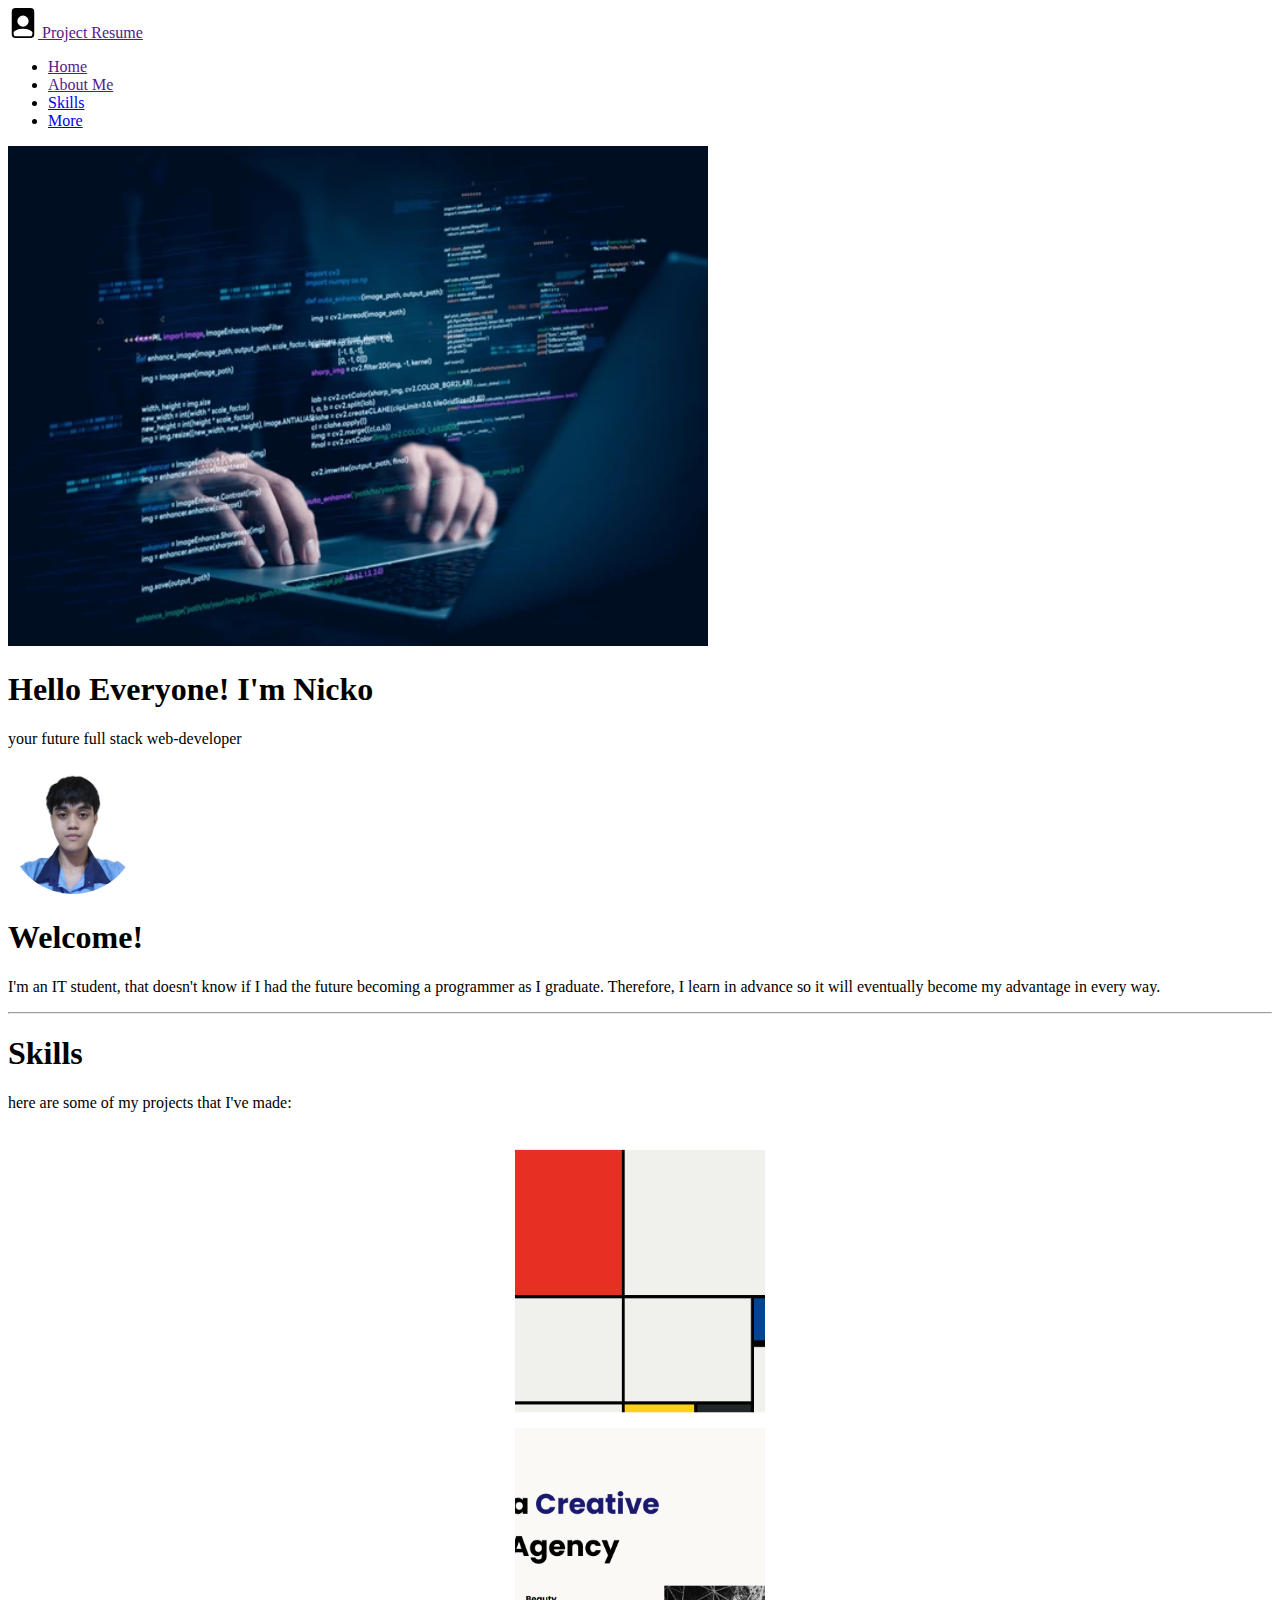
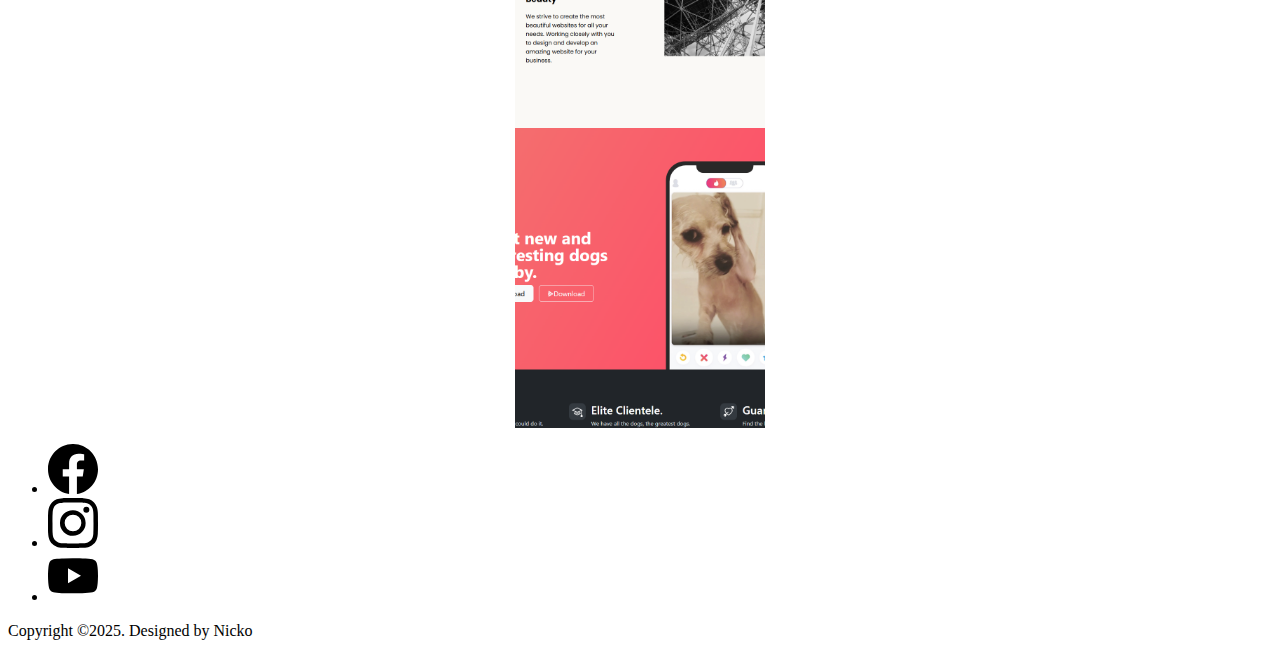
<file: index.html>
<!DOCTYPE html>
<html lang="en" data-bs-theme="dark">
  <head>
    <meta charset="UTF-8" />
    <meta name="viewport" content="width=device-width, initial-scale=1.0" />
    <link rel="stylesheet" href="style.css" />
    <link
      href="https://cdn.jsdelivr.net/npm/bootstrap@5.3.8/dist/css/bootstrap.min.css"
      rel="stylesheet"
      integrity="sha384-sRIl4kxILFvY47J16cr9ZwB07vP4J8+LH7qKQnuqkuIAvNWLzeN8tE5YBujZqJLB"
      crossorigin="anonymous"
    />
    <script
      src="https://cdn.jsdelivr.net/npm/bootstrap@5.3.8/dist/js/bootstrap.bundle.min.js"
      integrity="sha384-FKyoEForCGlyvwx9Hj09JcYn3nv7wiPVlz7YYwJrWVcXK/BmnVDxM+D2scQbITxI"
      crossorigin="anonymous"
    ></script>

    <link rel="preconnect" href="https://fonts.googleapis.com">
    <link rel="preconnect" href="https://fonts.gstatic.com" crossorigin>
    <link href="https://fonts.googleapis.com/css2?family=Caveat:wght@400..700&family=Forum&family=Libre+Baskerville:ital,wght@0,400;0,700;1,400&family=Nata+Sans:wght@100..900&display=swap" rel="stylesheet">

    <title>Capstone Project</title>
  </head>

  <body>

    <section id="header">
      <div class="container"> 
        <header class="d-flex flex-wrap justify-content-center py-3 mb-4 border-bottom"> 
          <a href="" class="d-flex align-items-center mb-3 mb-md-0 me-md-auto link-body-emphasis text-decoration-none"> 
            <img src="./assets/svg/file-person-fill.svg" alt="file person" height="30" > 
            <span class="fs-4 px-3">Project Resume</span> 
          </a> 
          <ul class="nav nav-pills"> 
            <li class="nav-item">
              <a href="" class="nav-link active" aria-current="page">Home</a>
            </li> 
            <li class="nav-item">
              <a href="" class="nav-link">About Me</a>
            </li>          
            <li class="nav-item">
              <a href="#" class="nav-link">Skills</a>
            </li> 
            <li class="nav-item">
              <a href="#" class="nav-link">More</a>
            </li> 
          </ul> 
        </header> 
      </div>
    </section>

    <section id="introduction">
      <div class="container col-xxl-8 px-4 py-5"> 
        <div class="row flex-lg-row-reverse align-items-center g-5 py-5"> 
          <div class="col-10 col-sm-8 col-lg-6"> 
            <img src="./assets/images/prog.jpg" class="d-block mx-lg-auto img-fluid" alt="Bootstrap Themes" width="700" height="500" loading="lazy"> 
          </div> 
          <div class="col-lg-6"> 
            <h1 class="display-5 fw-bold text-body-emphasis lh-1 mb-3">
              Hello Everyone! I'm Nicko
            </h1> 
            <p class="lead">
              your future full stack web-developer 
            </p>  
          </div> 
      </div>

      <div class="px-4 py-5 my-5 text-center">
        <img
          class="d-block mx-auto mb-4 me"
          src="./assets/images/nicko.jpg"
          alt="me"

          height="130"
        />
        <h1 class="display-5 fw-bold text-body-emphasis">Welcome!</h1>
        <div class="col-lg-6 mx-auto">
          <p class="lead mb-4">
            I'm an IT student, that doesn't know if I had the future becoming a programmer as I graduate. 
            Therefore, I learn in advance so it will eventually become my advantage in every way.
          </p>
        </div>
      </div>
    </section>

    <hr>

    <section id="projects">
      <div class="px-4 pt-5 my-5 text-center border-bottom"> 
        <h1 class="display-4 fw-bold text-body-emphasis">
          Skills
        </h1>
        <div class="col-lg-6 mx-auto">
          <p class="lead mb-4">
            here are some of my projects that I've made:
          </p>
        <div class="overflow-hidden" style="max-height: 100vh">
          <div class="container px-12">
            <div class="row">
              <div class="box-items box-1 col-md-4 px-3">
                <a href="./public/mondarian.html"> 
                  <img 
                    src="./assets/images/mondarian.png"
                    class="img-fluid border rounded-3 shadow-xl mb-5 picture-1  "
                    alt="Example image"
                    width="250"
                    height="300"
                    loading="lazy"
                  />
                </a>
              </div>

              <div class="box-items box-2 col-md-4 px-3">
                <a href="./public/designagency.html"> 
                  <img 
                    src="./assets/images/designagency.png"
                    class="img-fluid border rounded-3 shadow-xl mb-5 picture-2 "
                    alt="Example image"
                    width="250"
                    height="300"
                    loading="lazy"
                  />             
                </a>
              </div>

              <div class="box-items box-3 col-md-4 px-3">          
                <a href="./public/tindog.html"> 
                  <img 
                    src="./assets/images/tindog.png"
                    class="img-fluid border rounded-3 shadow-xl mb-5 picture-3 "
                    alt="Example image"
                    width="250"
                    height="300"
                    loading="lazy"
                  />
                </a>
              </div>
            </div>
          </div>
        </div>
      </div>
    </section>

    <section id="contactme">
      <div class="container"> 
        <footer class="py-3 my-4"> 
          <ul class="nav justify-content-center border-bottom pb-3 mb-3"> 
            <li class="nav-item">
              <a href="https://www.facebook.com/nicko.paano.761796/" class="nav-link px-5 text-body-secondary"><img src="./assets/svg/facebook.svg" alt="facebook" height="50px"></a>
            </li> 
            <li class="nav-item">
              <a href="https://www.instagram.com/nekomaruuuuu/" class="nav-link px-5 text-body-secondary"><img src="./assets/svg/instagram.svg" alt="instagram" height="50px"></a>
            </li> 
            
            <li class="nav-item">
              <a href="https://www.youtube.com/@necroplays8462" class="nav-link px-5 text-body-secondary"><img src="./assets/svg/youtube.svg" alt="youtube" height="50px"></a>
            </li>       
          </ul> 
          <p class="text-center text-body-secondary">Copyright ©2025. Designed by Nicko</p> 
        </footer> 
      </div>
    </section>

  </body>
</html>
</file>
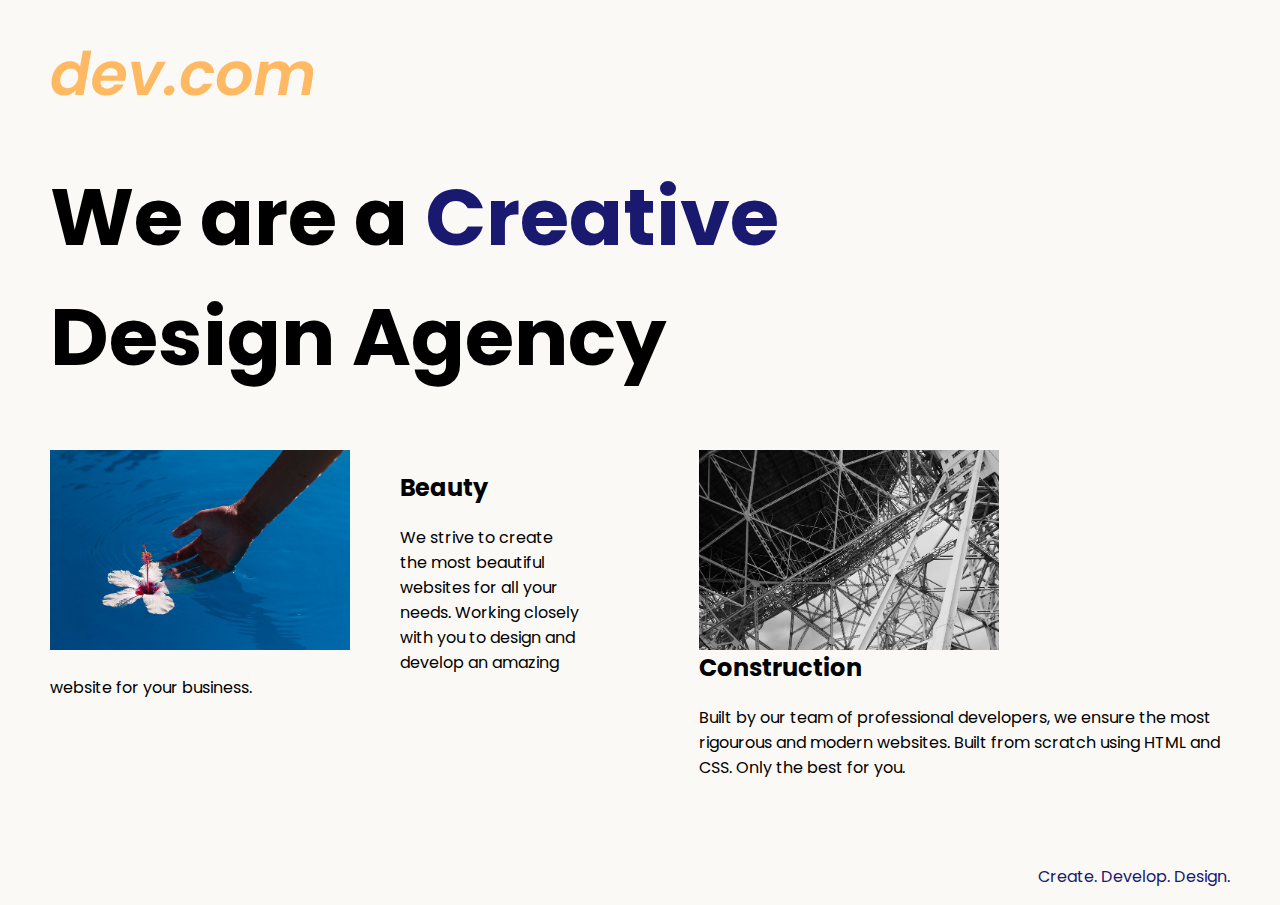
<file: public/designagency.html>
<!DOCTYPE html>
<html lang="en">

<head>
  <meta charset="UTF-8">
  <meta name="viewport" content="width=device-width, initial-scale=1.0">
  <title>Agency</title>
  <link rel="stylesheet" href="./designagency.css">
  <link rel="preconnect" href="https://fonts.googleapis.com">
  <link rel="preconnect" href="https://fonts.gstatic.com" crossorigin>
  <link href="https://fonts.googleapis.com/css2?family=Poppins:wght@400;700&display=swap" rel="stylesheet">
</head>

<body>
  <div class="main">
    <img class="logo" src="./assets/images/logo.png" alt="logo">
    <h1>We are a <span>Creative</span><br> Design Agency</h1>
    <div class="left card"><img class="tile-image" src="./assets/images/beautiful.jpg" alt="hand and flower in water">
      <h2 class="card-title">Beauty</h2>
      <p class="card-text">We strive to create the most beautiful websites for all your needs. Working closely with you 
        to
        design and
        develop an amazing website for your business.</p>
    </div>

    <div class="right card"><img class="tile-image" src="./assets/images/construction.jpg" alt="metal structure">
      <h2 class="card-title">Construction</h2>
      <p>Built by our team of professional developers, we ensure the most rigourous and modern websites. Built from
        scratch using HTML and CSS. Only the best for you.</p>
    </div>

  </div>

  <footer>
    <p>Create. Develop. Design.</p>
  </footer>
</body>

</html>
</file>
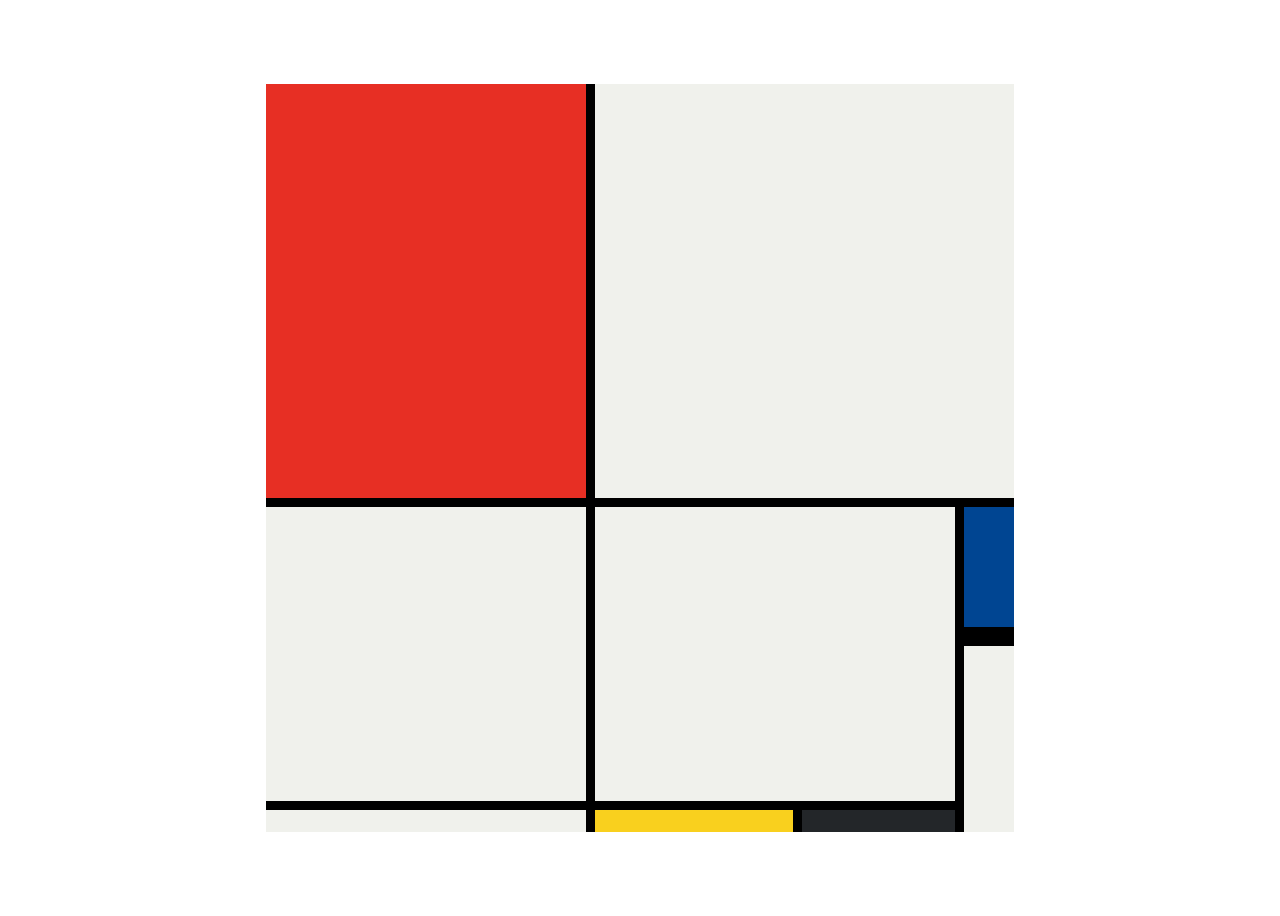
<file: public/mondarian.html>
<!DOCTYPE html>
<html lang="en">

<head>
  <meta charset="UTF-8">
  <meta name="viewport" content="width=device-width, initial-scale=1.0">
  <title>Mondrian Project</title>
  <style>
    /* 
    Write your CSS here 
    Gap Colour: #000
    White: #F0F1EC
    Red: #E72F24
    Black: #232629
    Blue: #004592
    Yellow: #F9D01E

    For dimensions, see dimensions.png image.
    HINT: Remember you can't change the properties of grid lines.
    But grid lines are transparent!
    */

    body{
      display: flex;      
      justify-content: center;
      align-items: center;
      min-height: 100vh;
    }

    .container{
      display: grid;
      gap: 9px ;
      background-color: black;
      grid-template: 414px 130px 155px 22px / 320px 198px 153px 50px;

      width: 748px;
      height: 748px;
      margin-top: ;
    }

    .item{
      background-color: #F0F1EC;
    }


    .red{
      background-color: #E72F24;
    }

    .blue{
      grid-column-start: 4;
      border-bottom: 10px solid black;
      background-color: #004592;
    }

    .yellow{
      background-color: #F9D01E;
    }

    .black{
      order: 1;
      background-color:#232629 ;
    }

    .white1{
      grid-column: span 3;
    }

    .white2{
      grid-row: span 2;
    }

    .white3{
      grid-column:span 2;
      grid-row: span 2;
    }

    .white4{
      grid-row: span 2;
    }

    
  </style>
</head>

<body>
  <div class="container">
    <div class="item red"></div>
    <div class="item white1"></div>
    <div class="item white2"></div>
    <div class="item white3"></div>
    <div class="item blue"></div>
    <div class="item white4"></div>
    <div class="item white5"></div>
    <div class="item black"></div>
    <div class="item yellow"></div>

  </div>
  <!-- Write your HTML here -->
</body>

</html>
</file>
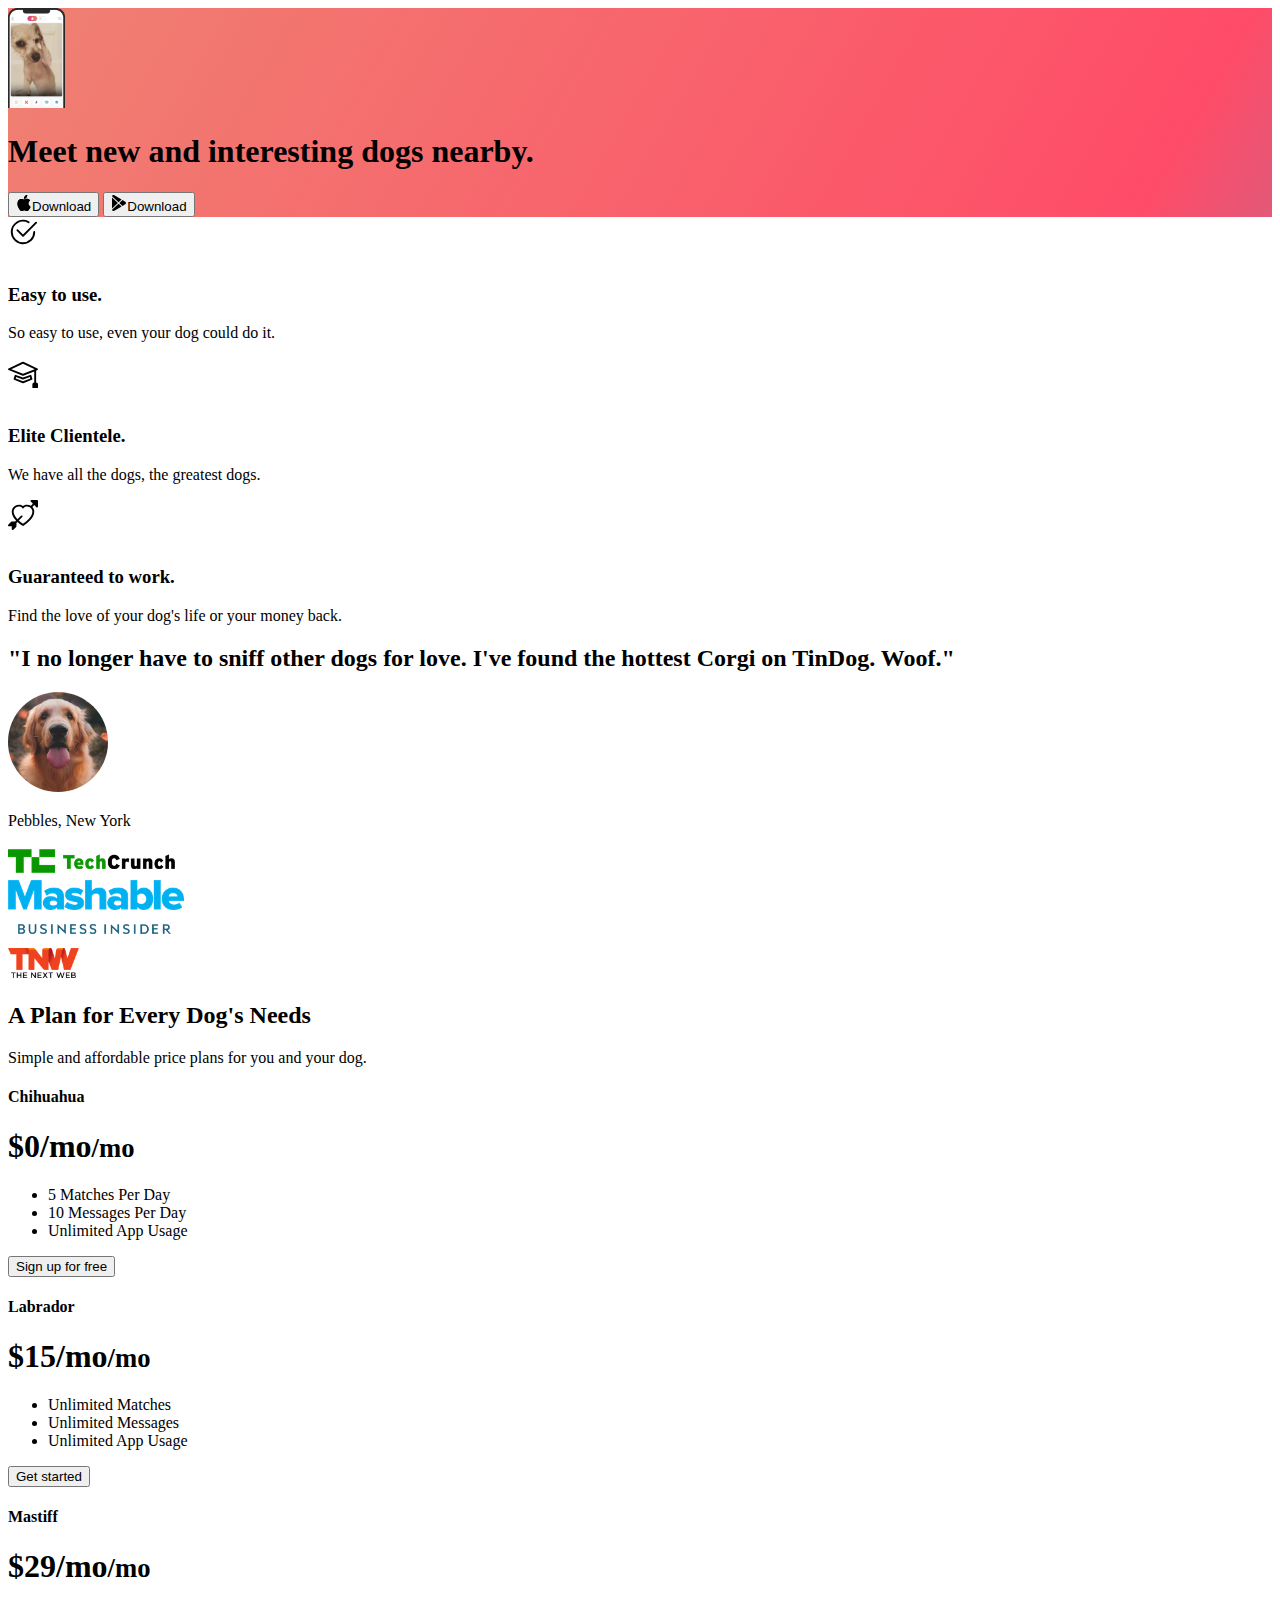
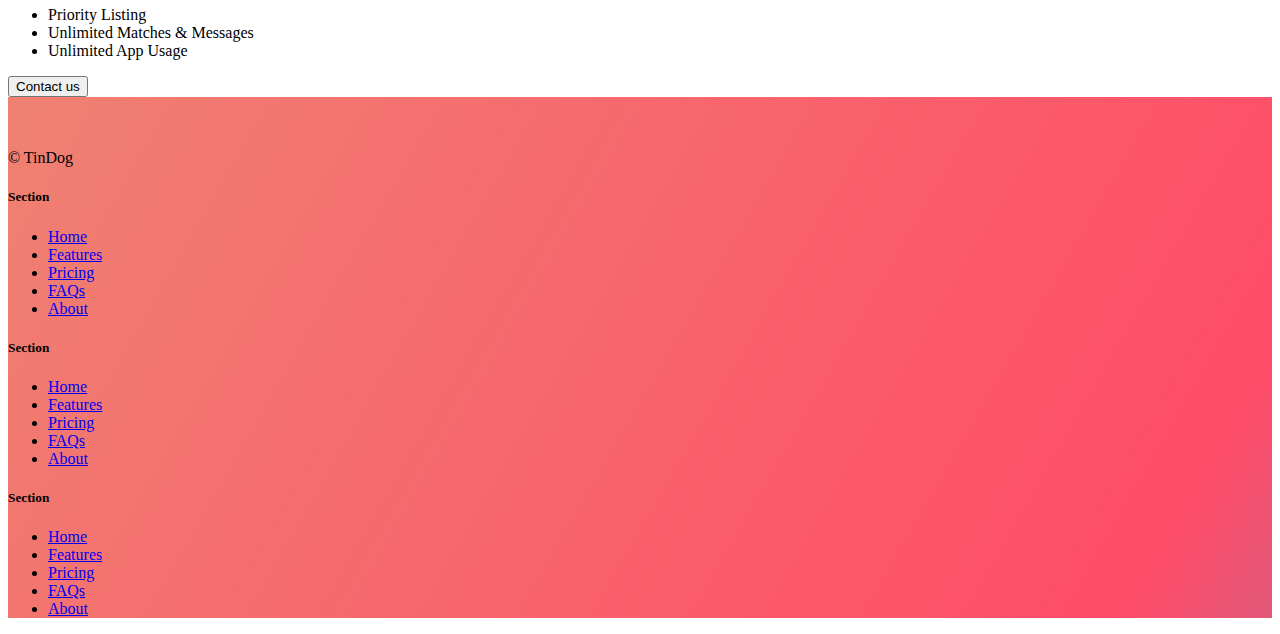
<file: public/tindog.html>
<!DOCTYPE html>
<html lang="en" data-bs-theme="dark">

<head>
  <meta charset="UTF-8">
  <meta name="viewport" content="width=device-width, initial-scale=1.0">
  <link href="https://cdn.jsdelivr.net/npm/bootstrap@5.3.8/dist/css/bootstrap.min.css" rel="stylesheet" integrity="sha384-sRIl4kxILFvY47J16cr9ZwB07vP4J8+LH7qKQnuqkuIAvNWLzeN8tE5YBujZqJLB" crossorigin="anonymous">
  <script src="https://cdn.jsdelivr.net/npm/bootstrap@5.3.8/dist/js/bootstrap.bundle.min.js" integrity="sha384-FKyoEForCGlyvwx9Hj09JcYn3nv7wiPVlz7YYwJrWVcXK/BmnVDxM+D2scQbITxI" crossorigin="anonymous"></script>
  <link rel="stylesheet" href="./tindog.css">
  <title>TinDog</title>

</head>

<body>
  <section id="title" class="gradient-background">
  <!-- Title -->
    <div class="container col-xxl-8 px-4 py-5 pb-0"> 
      <div class="row flex-lg-row-reverse align-items-center g-5 pt-5"> 
        <div class="col-10 col-sm-8 col-lg-6"> 
          <img src="./assets/images/iphone.png" class="d-block mx-lg-auto img-fluid hover" alt="Bootstrap Themes" height="100" loading="lazy"> 
        </div> 
        <div class="col-lg-6"> 
          <h1 class="display-5 fw-bold text-body-emphasis lh-1 mb-3">Meet new and interesting dogs nearby.</h1> 
          <div class="d-grid gap-2 d-md-flex justify-content-md-start"> 
            <button type="button " class="btn btn-primary btn-lg px-4 me-md-2 btn-light"><svg xmlns="http://www.w3.org/2000/svg" width="16" height="16" fill="currentColor" class="bi bi-apple mb-1" viewBox="0 0 16 16">
              <path d="M11.182.008C11.148-.03 9.923.023 8.857 1.18c-1.066 1.156-.902 2.482-.878 2.516.024.034 1.52.087 2.475-1.258.955-1.345.762-2.391.728-2.43Zm3.314 11.733c-.048-.096-2.325-1.234-2.113-3.422.212-2.189 1.675-2.789 1.698-2.854.023-.065-.597-.79-1.254-1.157a3.692 3.692 0 0 0-1.563-.434c-.108-.003-.483-.095-1.254.116-.508.139-1.653.589-1.968.607-.316.018-1.256-.522-2.267-.665-.647-.125-1.333.131-1.824.328-.49.196-1.422.754-2.074 2.237-.652 1.482-.311 3.83-.067 4.56.244.729.625 1.924 1.273 2.796.576.984 1.34 1.667 1.659 1.899.319.232 1.219.386 1.843.067.502-.308 1.408-.485 1.766-.472.357.013 1.061.154 1.782.539.571.197 1.111.115 1.652-.105.541-.221 1.324-1.059 2.238-2.758.347-.79.505-1.217.473-1.282Z" />
              <path d="M11.182.008C11.148-.03 9.923.023 8.857 1.18c-1.066 1.156-.902 2.482-.878 2.516.024.034 1.52.087 2.475-1.258.955-1.345.762-2.391.728-2.43Zm3.314 11.733c-.048-.096-2.325-1.234-2.113-3.422.212-2.189 1.675-2.789 1.698-2.854.023-.065-.597-.79-1.254-1.157a3.692 3.692 0 0 0-1.563-.434c-.108-.003-.483-.095-1.254.116-.508.139-1.653.589-1.968.607-.316.018-1.256-.522-2.267-.665-.647-.125-1.333.131-1.824.328-.49.196-1.422.754-2.074 2.237-.652 1.482-.311 3.83-.067 4.56.244.729.625 1.924 1.273 2.796.576.984 1.34 1.667 1.659 1.899.319.232 1.219.386 1.843.067.502-.308 1.408-.485 1.766-.472.357.013 1.061.154 1.782.539.571.197 1.111.115 1.652-.105.541-.221 1.324-1.059 2.238-2.758.347-.79.505-1.217.473-1.282Z" />
            </svg>Download</button> 
            <button type="button" class="btn btn-outline-secondary btn-lg px-4 btn-outline-light"><svg xmlns="http://www.w3.org/2000/svg" width="16" height="16" fill="currentColor" class="bi bi-google-play mb-1" viewBox="0 0 16 16">
              <path d="M14.222 9.374c1.037-.61 1.037-2.137 0-2.748L11.528 5.04 8.32 8l3.207 2.96 2.694-1.586Zm-3.595 2.116L7.583 8.68 1.03 14.73c.201 1.029 1.36 1.61 2.303 1.055l7.294-4.295ZM1 13.396V2.603L6.846 8 1 13.396ZM1.03 1.27l6.553 6.05 3.044-2.81L3.333.215C2.39-.341 1.231.24 1.03 1.27Z" />
            </svg>Download</button> 
          </div> 
        </div> 
      </div> 
    </div>
  </section>


  <!-- Features -->
  <section id="features">
    <div class="container px-4 py-5 " id="hanging-icons">  
      <div class="row g-4 py-5 row-cols-1 row-cols-lg-3"> 
        <div class="col d-flex align-items-start"> 
          <div class="icon-square text-body-emphasis bg-body-secondary d-inline-flex align-items-center justify-content-center fs-4 flex-shrink-0 me-3"> 
            <svg xmlns="http://www.w3.org/2000/svg" height="30" fill="currentColor" class="bi bi-check2-circle"viewBox="0 0 16 16">           
              <path d="M2.5 8a5.5 5.5 0 0 1 8.25-4.764.5.5 0 0 0 .5-.866A6.5 6.5 0 1 0 14.5 8a.5.5 0 0 0-1 0 5.5 5.5 0 1 1-11 0z" />  
              <path d="M15.354 3.354a.5.5 0 0 0-.708-.708L8 9.293 5.354 6.646a.5.5 0 1 0-.708.708l3 3a.5.5 0 0 0 .708 0l7-7z" />
            </svg> 
          </div> 
          <div> 
            <h3 class="fs-2 text-body-emphasis">Easy to use.</h3> 
            <p>So easy to use, even your dog could do it.</p>            
          </div> 
        </div> 
        <div class="col d-flex align-items-start"> 
          <div class="icon-square text-body-emphasis bg-body-secondary d-inline-flex align-items-center justify-content-center fs-4 flex-shrink-0 me-3"> 
            <svg xmlns="http://www.w3.org/2000/svg" height="30" fill="currentColor" class="bi bi-mortarboard" viewBox="0 0 16 16">
              <path d="M8.211 2.047a.5.5 0 0 0-.422 0l-7.5 3.5a.5.5 0 0 0 .025.917l7.5 3a.5.5 0 0 0 .372 0L14 7.14V13a1 1 0 0 0-1 1v2h3v-2a1 1 0 0 0-1-1V6.739l.686-.275a.5.5 0 0 0 .025-.917l-7.5-3.5ZM8 8.46 1.758 5.965 8 3.052l6.242 2.913L8 8.46Z"/>
              <path d="M4.176 9.032a.5.5 0 0 0-.656.327l-.5 1.7a.5.5 0 0 0 .294.605l4.5 1.8a.5.5 0 0 0 .372 0l4.5-1.8a.5.5 0 0 0 .294-.605l-.5-1.7a.5.5 0 0 0-.656-.327L8 10.466 4.176 9.032Zm-.068 1.873.22-.748 3.496 1.311a.5.5 0 0 0 .352 0l3.496-1.311.22.748L8 12.46l-3.892-1.556Z"/>
            </svg> 
          </div> 
          <div> 
            <h3 class="fs-2 text-body-emphasis">Elite Clientele.</h3> 
            <p>We have all the dogs, the greatest dogs.</p>             
          </div> 
        </div> 
        <div class="col d-flex align-items-start"> 
          <div class="icon-square text-body-emphasis bg-body-secondary d-inline-flex align-items-center justify-content-center fs-4 flex-shrink-0 me-3"> 
            <svg xmlns="http://www.w3.org/2000/svg" height="30" fill="currentColor" class="bi bi-arrow-through-heart" viewBox="0 0 16 16">   
              <path fill-rule="evenodd" d="M2.854 15.854A.5.5 0 0 1 2 15.5V14H.5a.5.5 0 0 1-.354-.854l1.5-1.5A.5.5 0 0 1 2 11.5h1.793l.53-.53c-.771-.802-1.328-1.58-1.704-2.32-.798-1.575-.775-2.996-.213-4.092C3.426 2.565 6.18 1.809 8 3.233c1.25-.98 2.944-.928 4.212-.152L13.292 2 12.147.854A.5.5 0 0 1 12.5 0h3a.5.5 0 0 1 .5.5v3a.5.5 0 0 1-.854.354L14 2.707l-1.006 1.006c.236.248.44.531.6.845.562 1.096.585 2.517-.213 4.092-.793 1.563-2.395 3.288-5.105 5.08L8 13.912l-.276-.182a21.86 21.86 0 0 1-2.685-2.062l-.539.54V14a.5.5 0 0 1-.146.354l-1.5 1.5Zm2.893-4.894A20.419 20.419 0 0 0 8 12.71c2.456-1.666 3.827-3.207 4.489-4.512.679-1.34.607-2.42.215-3.185-.817-1.595-3.087-2.054-4.346-.761L8 4.62l-.358-.368c-1.259-1.293-3.53-.834-4.346.761-.392.766-.464 1.845.215 3.185.323.636.815 1.33 1.519 2.065l1.866-1.867a.5.5 0 1 1 .708.708L5.747 10.96Z" />
            </svg> 
          </div> 
          <div> 
            <h3 class="fs-2 text-body-emphasis">Guaranteed to work.</h3> 
            <p>Find the love of your dog's life or your money back.</p>              
          </div> 
        </div> 
      </div> 
    </div>
  </section>
  
  <!-- Testimonial -->
  <section id="testimonial">
    <div class="p-5 text-center bg-body-tertiary"> 
      <div class="container py-5"> 
        <h2 class="text-body-emphasis">"I no longer have to sniff other dogs for love. I've found the hottest Corgi on TinDog. Woof."</h2> 
        <img class="profile-img mt-5 mb-2 circular" src="./assets/images/dog-img.jpg" alt="dog" height="100px ">
        <p>Pebbles, New York</p>
      </div>
      <div class="container">
          <div class="row">
            <div class="col-xl-3 col-sm-12 30"><img src="./assets/images/techcrunch.png" alt="" height="30"></div>
            <div class="col-xl-3 col-sm-12"><img src="./assets/images/mashable.png" alt="" height="30"></div>
            <div class="col-xl-3 col-sm-12"><img src="./assets/images/bizinsider.png" alt="" height="30"></div>
            <div class="col-xl-3 col-sm-12"><img src="./assets/images/tnw.png" alt="" height="30"></div>
          </div>
        </div>
    </div>
  </section>

  <!-- Pricing -->
  <section id="pricing">
    <div class="container py-3">
      <div class="pricing-header p-3 pb-md-4 mx-auto text-center"> 
        <h2 class="display-4 fw-normal text-body-emphasis">A Plan for Every Dog's Needs</h2> 
        <p class="fs-5 text-body-secondary">Simple and affordable price plans for you and your dog.</p> 
      </div>

      <div class="row row-cols-1 row-cols-md-3 mb-3 text-center"> 
        <div class="col"> 
          <div class="card mb-4 rounded-3 shadow-sm"> 
            <div class="card-header py-3"> 
              <h4 class="my-0 fw-normal">Chihuahua</h4> 
            </div> 
            <div class="card-body"> 
              <h1 class="card-title pricing-card-title">$0/mo<small class="text-body-secondary fw-light">/mo</small></h1> 
              <ul class="list-unstyled mt-3 mb-4"> 
                <li>5 Matches Per Day</li> 
                <li>10 Messages Per Day</li> 
                <li>Unlimited App Usage</li> 
              </ul> 
              <button type="button" class="w-100 btn btn-lg btn-outline-primary btn-outline-light">Sign up for free</button> 

            </div> 
          </div> 
        </div> 
        <div class="col"> 
          <div class="card mb-4 rounded-3 shadow-sm"> 
            <div class="card-header py-3"> 
              <h4 class="my-0 fw-normal">Labrador</h4> 
            </div> 
            <div class="card-body" > 
              <h1 class="card-title pricing-card-title">$15/mo<small class="text-body-secondary fw-light">/mo</small></h1> 
              <ul class="list-unstyled mt-3 mb-4"> 
                <li>Unlimited Matches</li> 
                <li>Unlimited Messages</li> 
                <li>Unlimited App Usage</li> 
              </ul> 
              <button type="button" class="w-100 btn btn-lg btn-primary btn-light" >Get started</button> 

            </div> 
          </div> 
        </div> 
        <div class="col"> 
          <div class="card mb-4 rounded-3 shadow-sm "> 
            <div class="card-header py-3" style="background-color:white; color:black;"> 
              <h4 class="my-0 fw-normal border-0 style=">Mastiff</h4> 
            </div> 
            <div class="card-body"> 
              <h1 class="card-title pricing-card-title">$29/mo<small class="text-body-secondary fw-light">/mo</small></h1> 
              <ul class="list-unstyled mt-3 mb-4"> 
                <li>Priority Listing</li> 
                <li>Unlimited Matches & Messages</li> 
                <li>Unlimited App Usage</li> 
              </ul> 
              <button type="button" class="w-100 btn btn-lg btn-primary btn-light">Contact us</button> 
            </div> 
          </div> 
        </div> 
      </div>

    </div>

  </section>
  <!-- Footer -->
  <section id="footer">
    <div class="gradient-background">
      <div class="container"> 
        <footer class="row row-cols-1 row-cols-sm-2 row-cols-md-5 py-5 my-5 mb-0 border-0"> 
          <div class="col mb-3"> 
            <a href="/" class="d-flex align-items-center mb-3 link-body-emphasis text-decoration-none" aria-label="Bootstrap"> 
              <svg class="bi me-2" width="40" height="32" aria-hidden="true"><use xlink:href="#bootstrap"></use></svg> 
            </a> 
            <p class="text-body-secondary">© TinDog</p> 
          </div> 
          <div class="col mb-3"></div> 
          <div class="col mb-3"> 
            <h5>Section</h5> 
            <ul class="nav flex-column"> 
              <li class="nav-item mb-2">
                <a href="#" class="nav-link p-0 text-body-secondary">Home</a>
              </li> 
              <li class="nav-item mb-2">
                <a href="#" class="nav-link p-0 text-body-secondary">Features</a>
              </li> 
              <li class="nav-item mb-2">
                <a href="#" class="nav-link p-0 text-body-secondary">Pricing</a>
              </li> 
              <li class="nav-item mb-2">
                <a href="#" class="nav-link p-0 text-body-secondary">FAQs</a>
              </li> 
              <li class="nav-item mb-2">
                <a href="#" class="nav-link p-0 text-body-secondary">About</a>
              </li> 
            </ul> 
          </div> 
          <div class="col mb-3"> 
            <h5>Section</h5> 
            <ul class="nav flex-column"> 
              <li class="nav-item mb-2">
                <a href="#" class="nav-link p-0 text-body-secondary">Home</a>
              </li> 
              <li class="nav-item mb-2">
                <a href="#" class="nav-link p-0 text-body-secondary">Features</a>
              </li> 
              <li class="nav-item mb-2">
                <a href="#" class="nav-link p-0 text-body-secondary">Pricing</a>
              </li> 
              <li class="nav-item mb-2">
                <a href="#" class="nav-link p-0 text-body-secondary">FAQs</a>
              </li> 
              <li class="nav-item mb-2">
                <a href="#" class="nav-link p-0 text-body-secondary">About</a>
              </li> 
            </ul> 
          </div> 
          <div class="col mb-3"> 
            <h5>Section</h5> 
            <ul class="nav flex-column"> 
              <li class="nav-item mb-2">
                <a href="#" class="nav-link p-0 text-body-secondary">Home</a>
              </li> 
              <li class="nav-item mb-2">
                <a href="#" class="nav-link p-0 text-body-secondary">Features</a>
              </li> 
              <li class="nav-item mb-2">
                <a href="#" class="nav-link p-0 text-body-secondary">Pricing</a>
              </li> 
              <li class="nav-item mb-2">
                <a href="#" class="nav-link p-0 text-body-secondary">FAQs</a>
              </li> 
              <li class="nav-item mb-2">
                <a href="#" class="nav-link p-0 text-body-secondary">About</a>
              </li> 
            </ul> 
          </div> 
        </footer> 
      </div>
    </div>
  </section>
</body>

</html>
</file>
<file: style.css>
.me{
    border-radius: 90px;
}

.html{
    font-family: "Nata Sans", sans-serif;
    font-weight: 300;
}

.box-items {
    display: flex;
    justify-content: center;
    align-items: center;
    overflow: hidden;
    }

.picture-1 {
    display: flex;
    object-fit: cover;

}

.picture-1:hover {
    position: relative;
    transition: 1s;
    transform: scale(1.2);
}

.picture-2 {
    display: flex;
    object-fit: cover;

}

.picture-2:hover {
    transform: scale(1.3);
    transition: 1s; 
}

.picture-3 {
    display: flex;
    object-fit: cover;
}

.picture-3:hover {
    transition: 1s;
    transform: scale(1.2);
}
</file>
<file: public/designagency.css>
body {
  font-family: "Poppins", sans-serif;
  margin: 50px 50px 0 50px;
  background-color: #faf9f6;
  display: flex;
  flex-direction: column;
  min-height: 95vh;
}
.main {
  flex: 1;
}

h1 {
  font-size: 5rem;
}

.tile-image{
  float: left;
  margin-right: 50px;
  height: 200px;
}

.card{
  width: 45%;
}

.left{
  float: left;
}

.right{
  float: right;  
}

span{
  color: midnightblue;
}

footer {
  text-align: right;
  color: midnightblue;
}

@media (max-width:600px){
  .logo{
    width: 100px;
  }

  h1{
    font-size: 3rem;
    text-align: center;
  }

  .card{
    width: 100%;
    display: block;
    text-align: justify;
    margin-bottom: 30px;
  }

  .tile-image{
    width: 100%;
    display: inline;
    margin-bottom: 10px;
  }
}





.card-title{
  margin-right: 50px;
}
</file>
<file: public/tindog.css>
.gradient-background {
  background: linear-gradient(300deg, #00bfff, #ff4c68, #ef8172);
  background-size: 180% 180%;
  animation: gradient-animation 18s ease infinite;
}

@keyframes gradient-animation {
  0% {
    background-position: 0% 50%;
  }
  50% {
    background-position: 100% 50%;
  }
  100% {
    background-position: 0% 50%;
  }
}

.icon-square {
  width: 3rem;
  height: 3rem;
  border-radius: 0.75rem;
}

.profile-img {
  height: 100px;
  border-radius: 50%;
}
</file>
